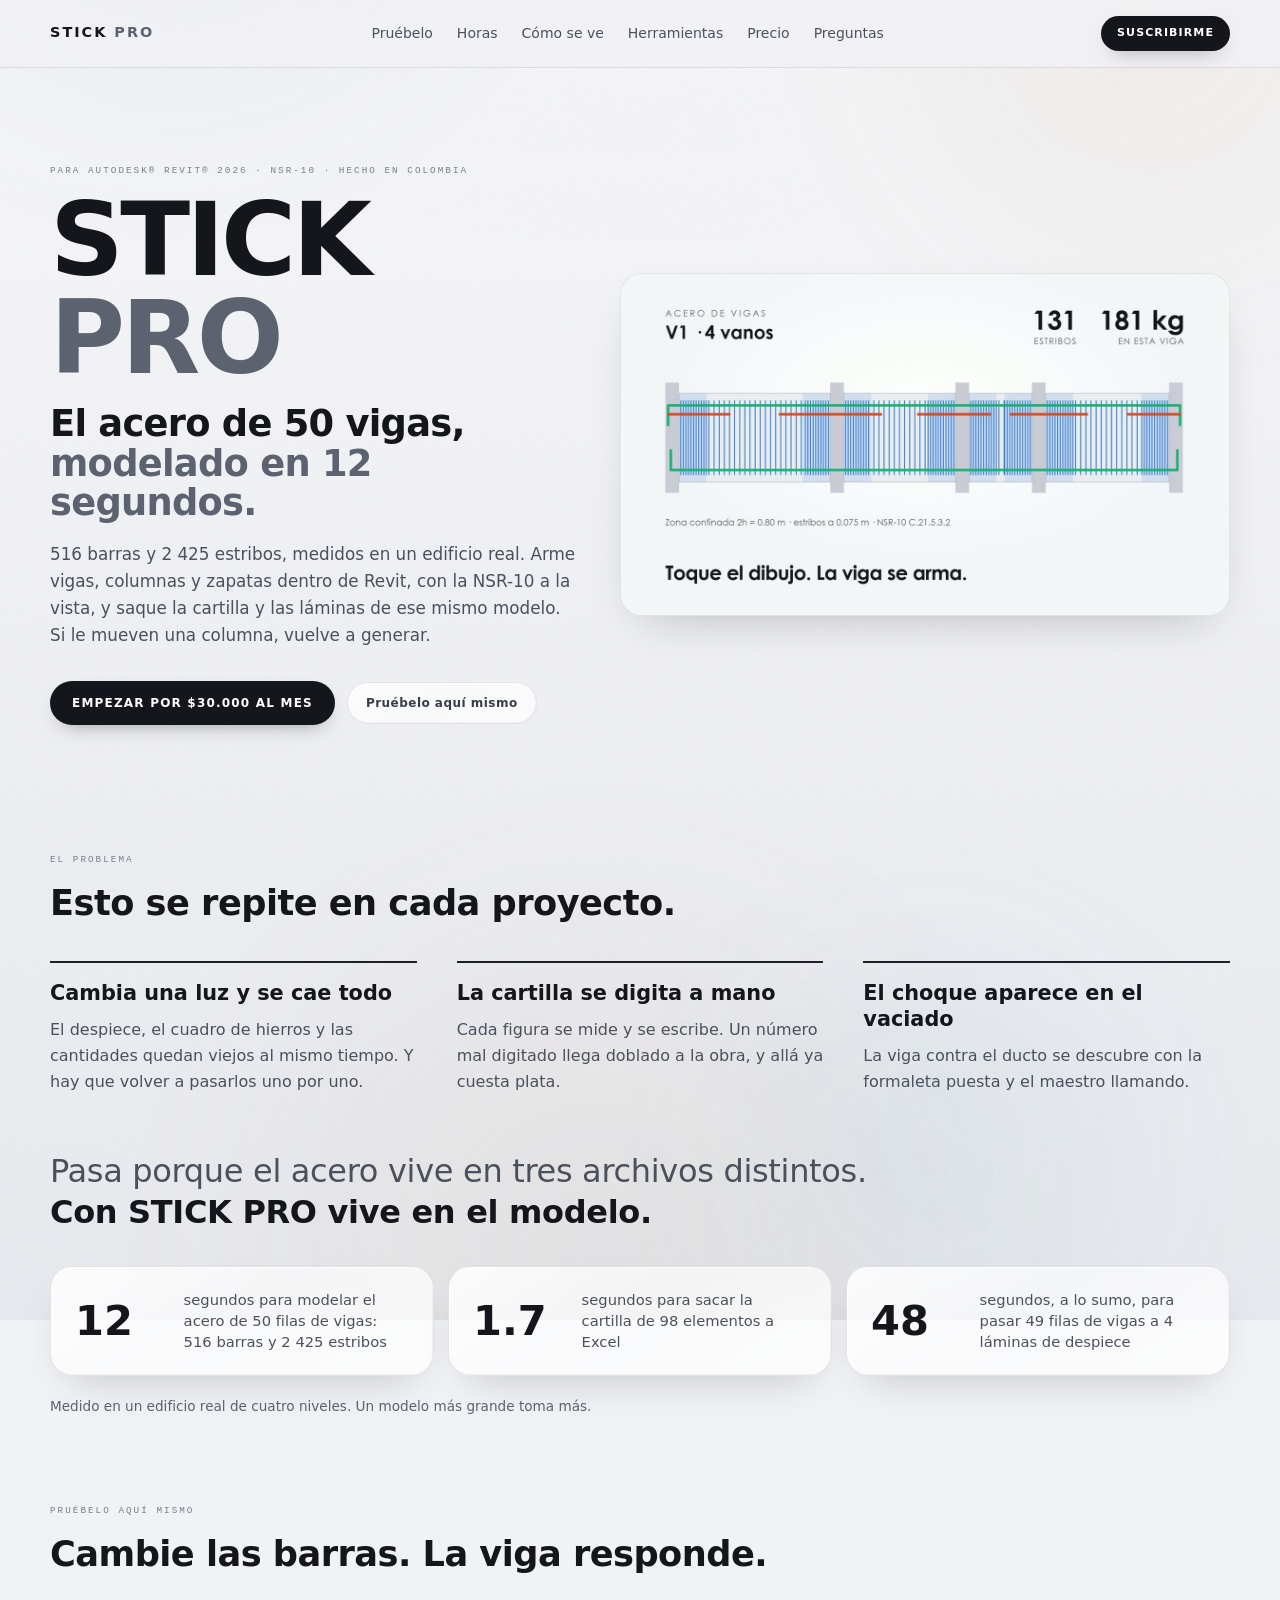
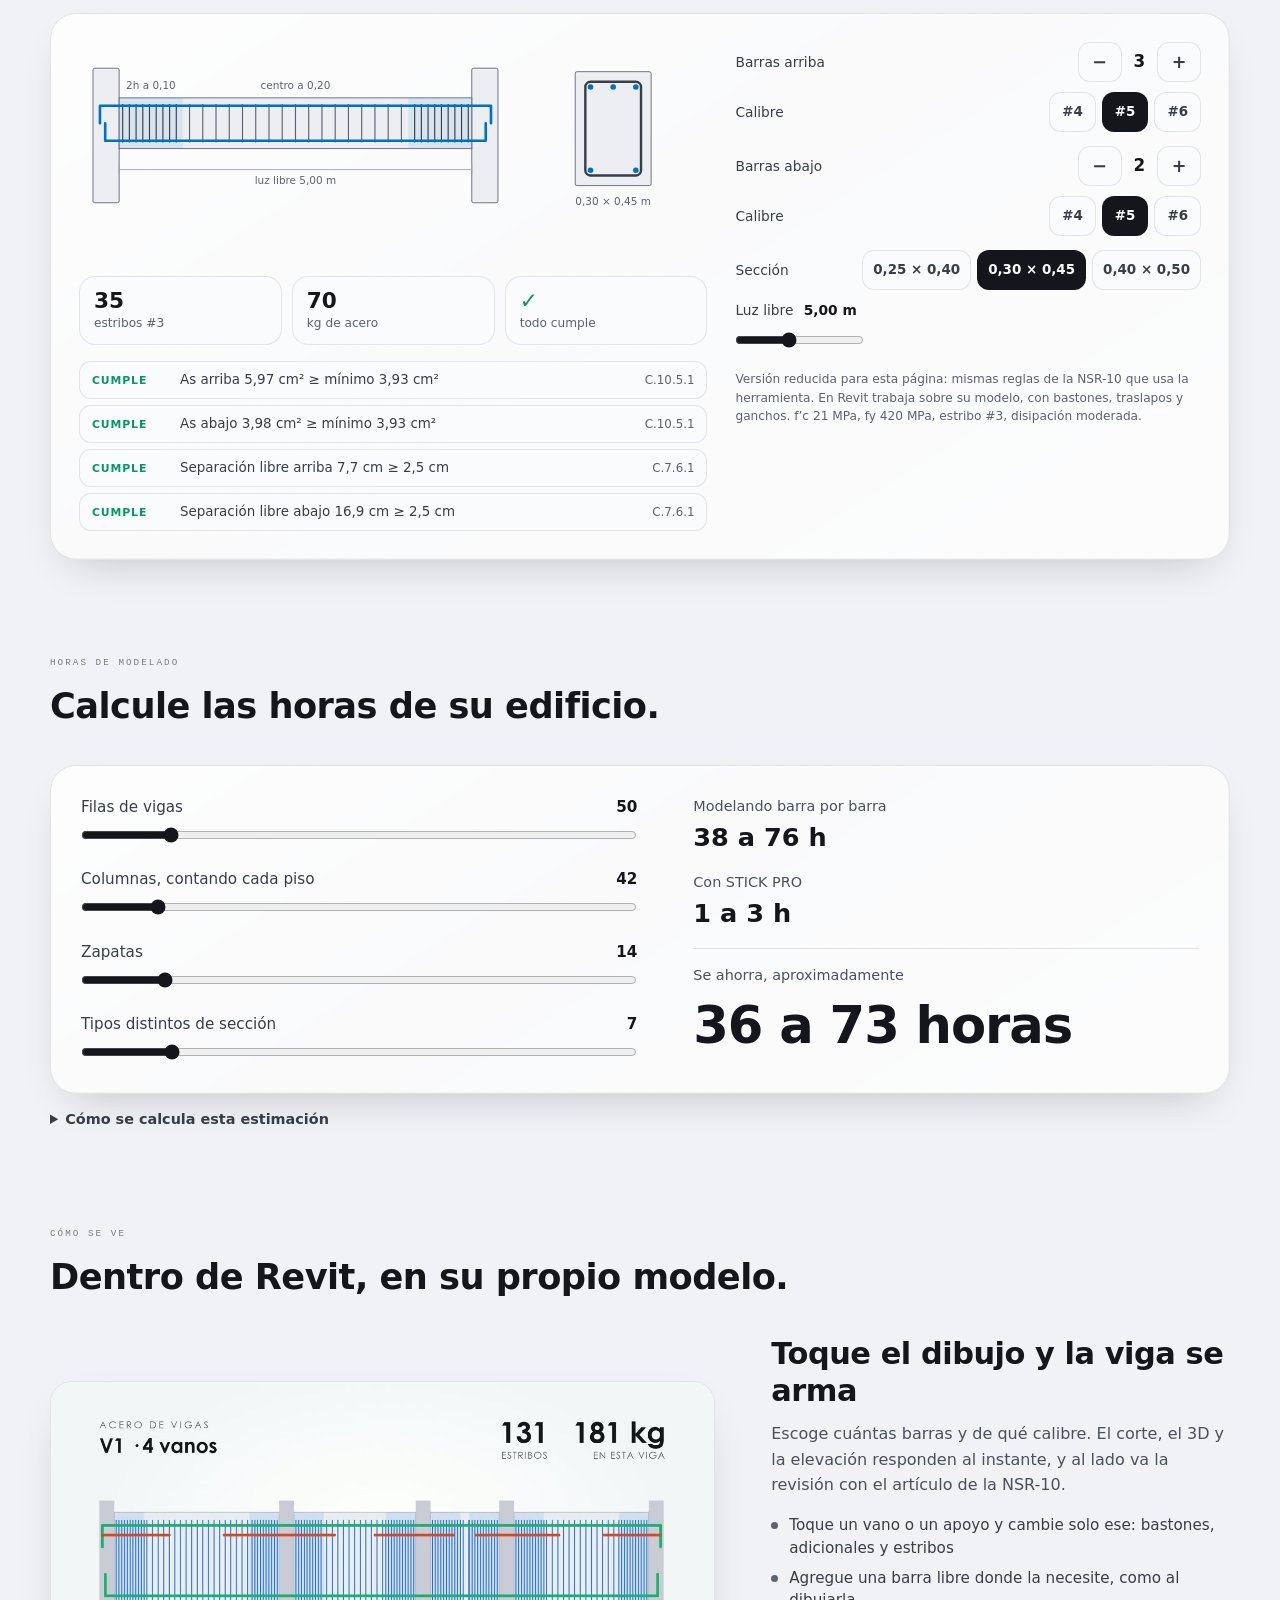
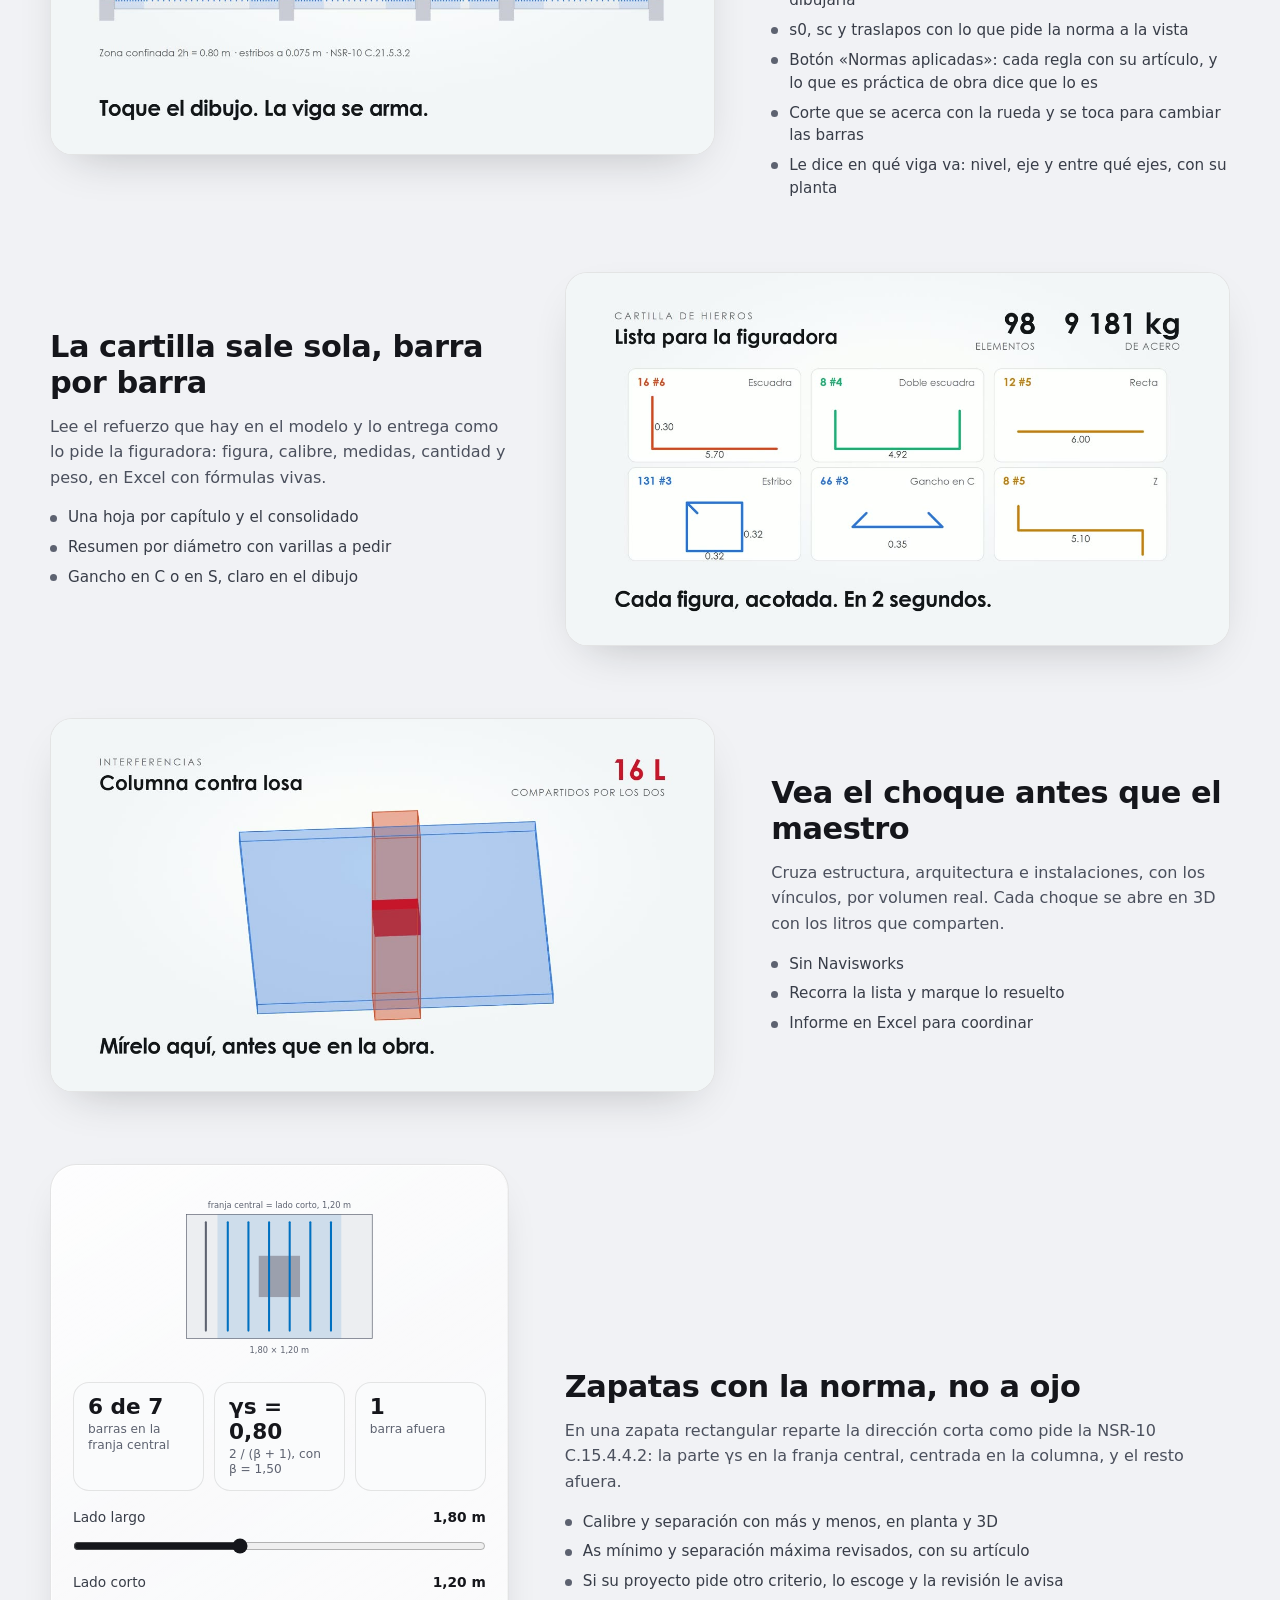
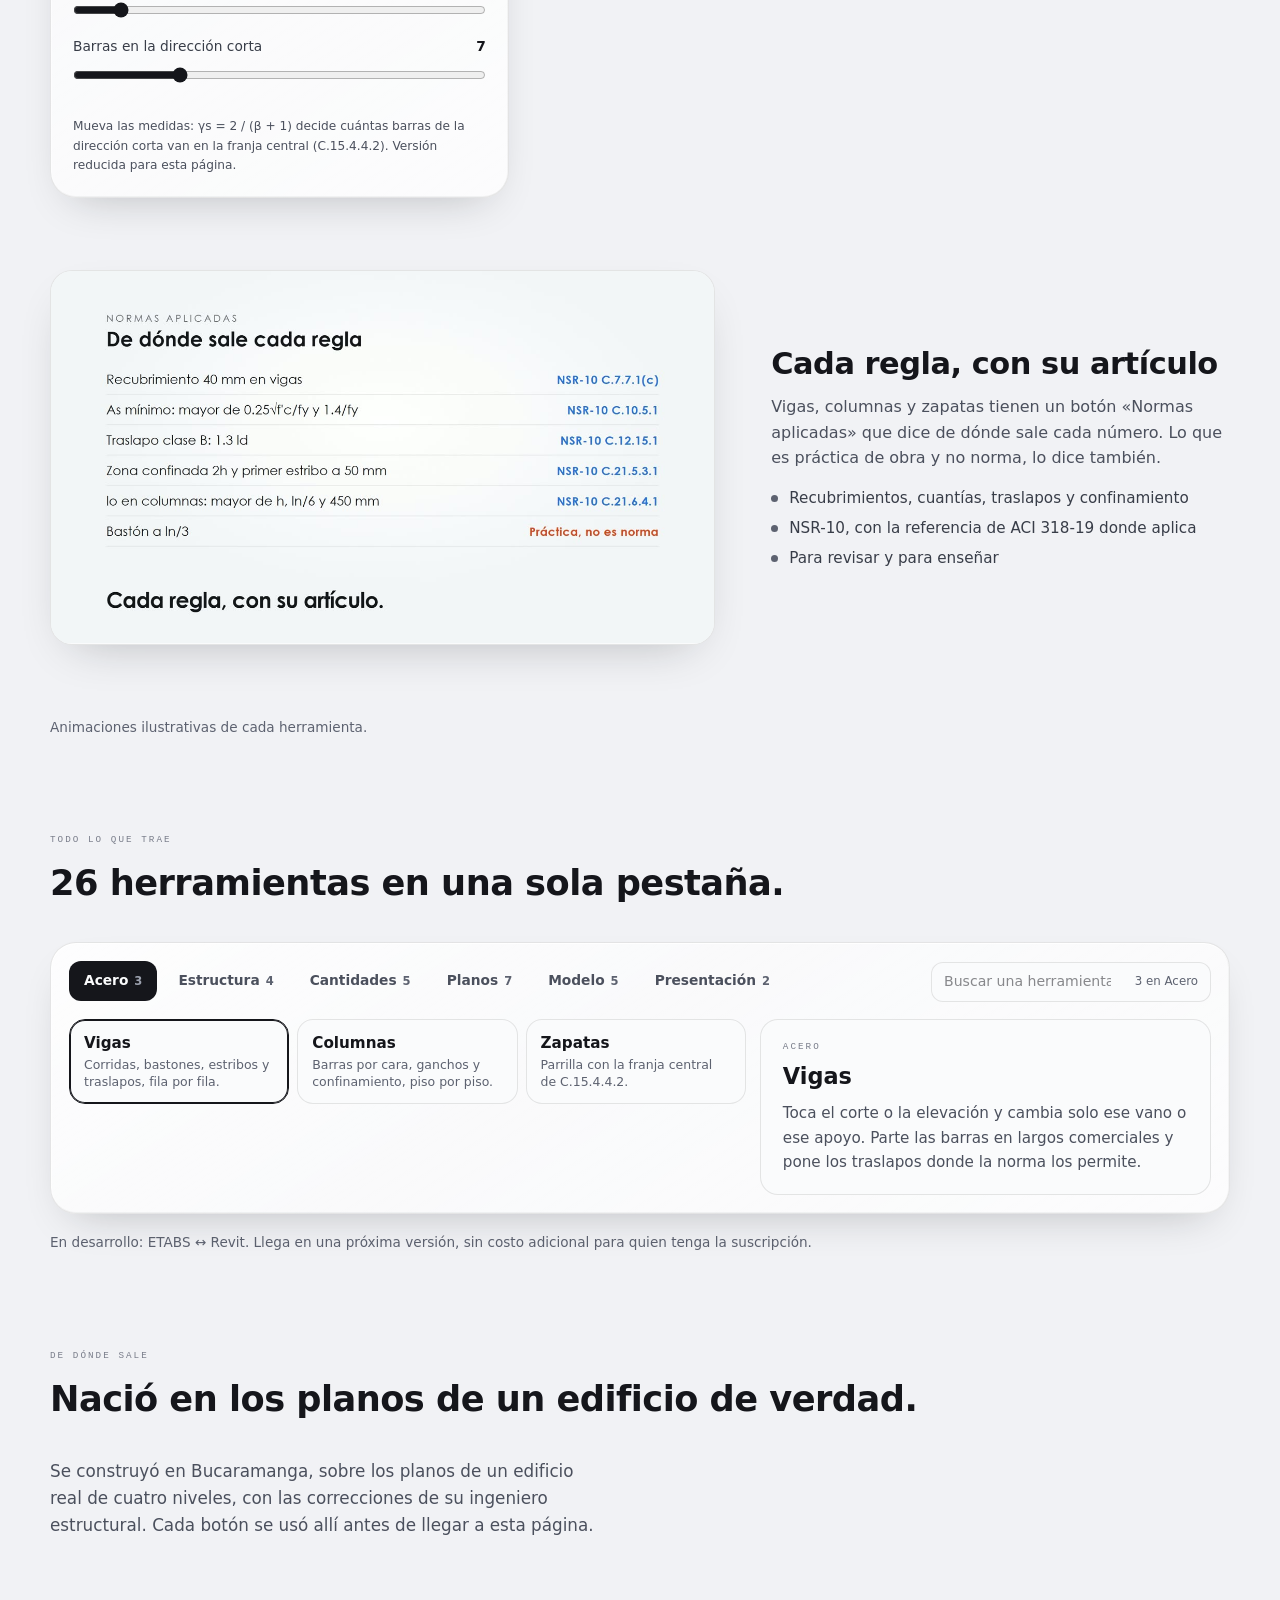
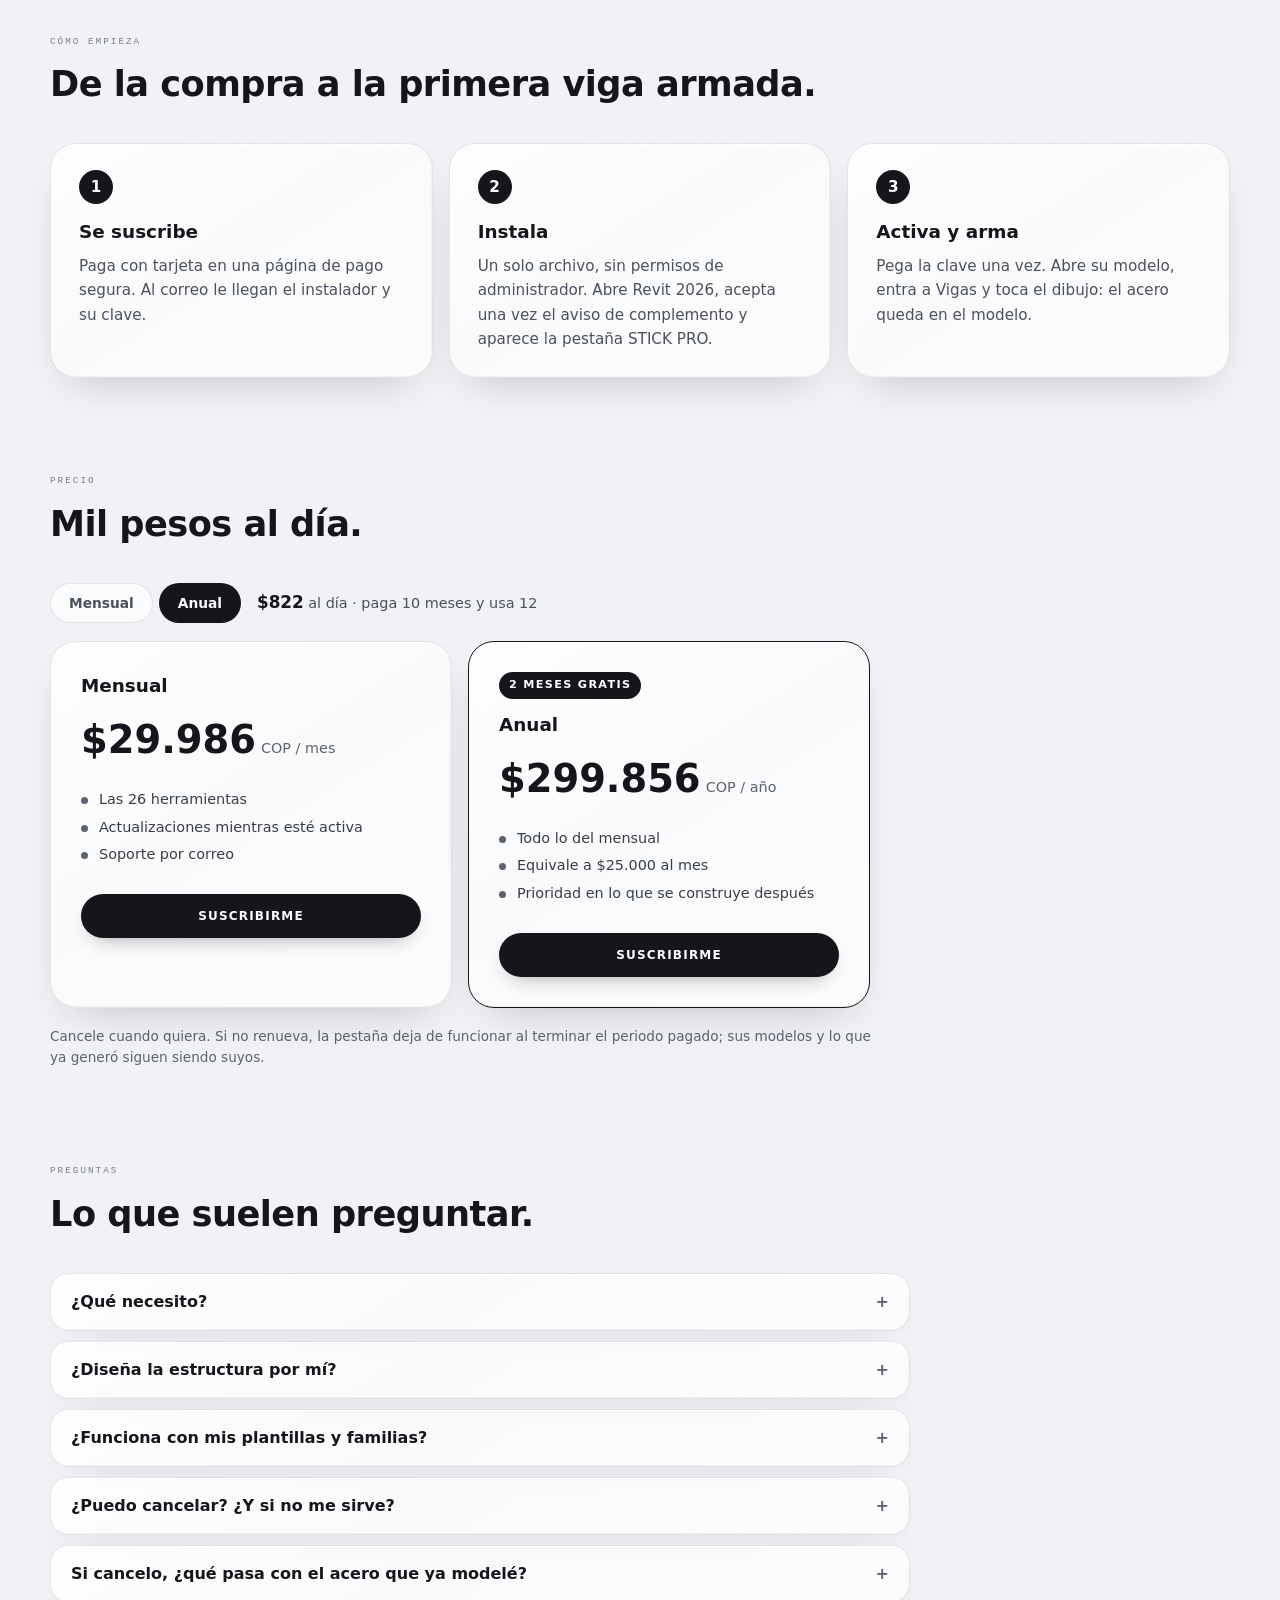
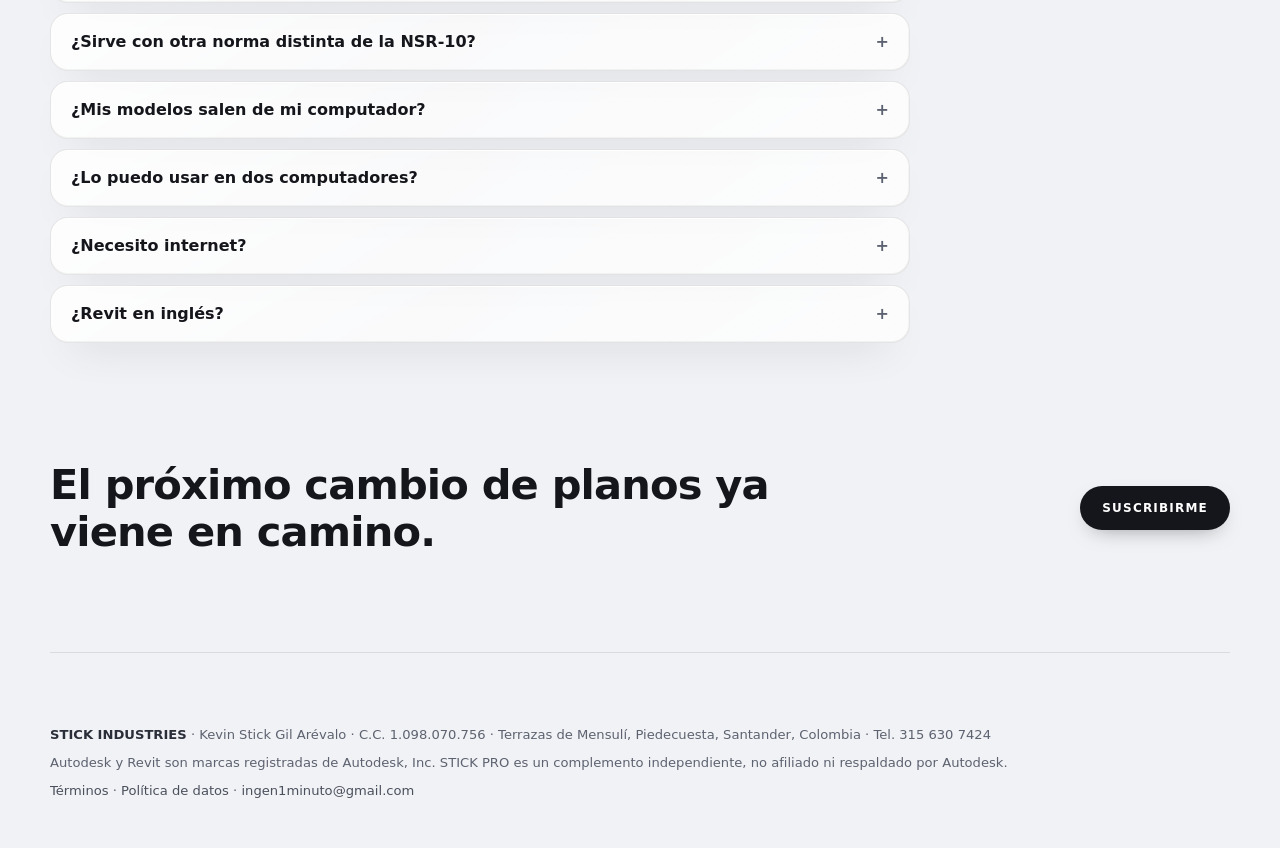
<file: index.html>
<!doctype html>
<html lang="es" class="light">
<head>
  <meta charset="utf-8" />
  <meta name="viewport" content="width=device-width, initial-scale=1" />
  <title>STICK PRO para Autodesk Revit · Acero, cartilla y láminas</title>
  <meta name="description" content="Arme el acero de vigas, columnas y zapatas dentro de Revit y saque la cartilla y las láminas de ese mismo modelo. Con NSR-10. Hecho en Colombia." />
  <meta name="theme-color" content="#f4f4f2" />
  <meta property="og:type" content="website" />
  <meta property="og:locale" content="es_CO" />
  <meta property="og:title" content="STICK PRO para Autodesk Revit" />
  <meta property="og:description" content="Acero de vigas, columnas y zapatas dentro de Revit, con la cartilla y las láminas del mismo modelo. Con NSR-10." />
  <meta property="og:image" content="./vid/vigas.jpg" />
  <link rel="icon" href="data:image/svg+xml,%3Csvg xmlns='http://www.w3.org/2000/svg' viewBox='0 0 32 32'%3E%3Crect width='32' height='32' rx='7' fill='%232b2b2b'/%3E%3Cpath d='M8 11h16M8 16h16M8 21h16' stroke='%23f4f4f2' stroke-width='2.4' stroke-linecap='round'/%3E%3C/svg%3E" />
  <script type="module" crossorigin src="./assets/index-QenmT5bF.js"></script>
  <link rel="stylesheet" crossorigin href="./assets/src-CKkmKyn2.css">
</head>
<body class="bg-fondo text-zinc-100 font-sans antialiased">
  <div class="campo" aria-hidden="true">
    <div class="masa m1"></div><div class="masa m2"></div><div class="masa m3"></div><div class="masa m4"></div>
    <div class="grano"></div>
  </div>

  <div class="avance" aria-hidden="true"></div>
  <div class="lienzo">
    <header class="cabecera">
      <div class="contenedor flex items-center justify-between gap-4 py-4">
        <a href="#inicio" class="marca">STICK <span>PRO</span></a>
        <nav id="menu" class="menu">
          <a href="#pruebe" class="enlace">Pruébelo</a>
          <a href="#horas" class="enlace">Horas</a>
          <a href="#demos" class="enlace">Cómo se ve</a>
          <a href="#herramientas" class="enlace">Herramientas</a>
          <a href="#precio" class="enlace">Precio</a>
          <a href="#preguntas" class="enlace">Preguntas</a>
        </nav>
        <div class="flex items-center gap-2">
          <a href="#precio" class="btn-primary">Suscribirme</a>
          <button type="button" class="menu-boton" aria-label="Menú" aria-controls="menu" aria-expanded="false"><span></span><span></span></button>
        </div>
      </div>
    </header>

    <main id="inicio">
      <section class="contenedor portada">
        <div class="entra">
          <p class="rotulo">Para Autodesk® Revit® 2026 · NSR-10 · Hecho en Colombia</p>
          <h1 class="marca-grande">STICK <span>PRO</span></h1>
          <p class="titular gancho">El acero de 50 vigas,<br /><em>modelado en 12 segundos.</em></p>
          <p class="bajada">516 barras y 2 425 estribos, medidos en un edificio real. Arme vigas, columnas y zapatas dentro de Revit, con la NSR-10 a la vista, y saque la cartilla y las láminas de ese mismo modelo. Si le mueven una columna, vuelve a generar.</p>
          <div class="flex flex-wrap items-center gap-3 mt-8">
            <a href="#precio" class="btn-primary">Empezar por $30.000 al mes</a>
            <a href="#pruebe" class="btn-secondary">Pruébelo aquí mismo</a>
          </div>
        </div>
        <figure class="video entra"><video data-loop poster="./vid/vigas.jpg" muted loop playsinline preload="none" aria-label="Una viga de cuatro vanos se arma con sus barras, estribos y bastones"><source src="./vid/vigas.mp4" type="video/mp4" /></video></figure>
      </section>

      <section id="problema" class="contenedor seccion">
        <p class="rotulo">El problema</p>
        <h2 class="subtitulo">Esto se repite en cada proyecto.</h2>
        <div class="dolores">
          <article class="dolor entra"><h3>Cambia una luz y se cae todo</h3><p>El despiece, el cuadro de hierros y las cantidades quedan viejos al mismo tiempo. Y hay que volver a pasarlos uno por uno.</p></article>
          <article class="dolor entra"><h3>La cartilla se digita a mano</h3><p>Cada figura se mide y se escribe. Un número mal digitado llega doblado a la obra, y allá ya cuesta plata.</p></article>
          <article class="dolor entra"><h3>El choque aparece en el vaciado</h3><p>La viga contra el ducto se descubre con la formaleta puesta y el maestro llamando.</p></article>
        </div>
        <p class="remate entra">Pasa porque el acero vive en tres archivos distintos.<br /><b>Con STICK PRO vive en el modelo.</b></p>
      </section>

      <section class="contenedor cifras entra">
        <div class="cifra vidrio"><b data-contar="12">12</b><span>segundos para modelar el acero de 50 filas de vigas: 516 barras y 2 425 estribos</span></div>
        <div class="cifra vidrio"><b>1.7</b><span>segundos para sacar la cartilla de 98 elementos a Excel</span></div>
        <div class="cifra vidrio"><b data-contar="48">48</b><span>segundos, a lo sumo, para pasar 49 filas de vigas a 4 láminas de despiece</span></div>
      </section>
      <p class="contenedor medido">Medido en un edificio real de cuatro niveles. Un modelo más grande toma más.</p>

      <section id="pruebe" class="contenedor seccion">
        <p class="rotulo">Pruébelo aquí mismo</p>
        <h2 class="subtitulo">Cambie las barras. La viga responde.</h2>
        <div id="viga-viva" class="viva viva-ancha vidrio entra">
          <div class="viva-izq">
            <div class="viva-dibujo"></div>
            <div class="viva-datos"></div>
            <ul class="viva-revision"></ul>
          </div>
          <div class="viva-der">
          <div class="viva-controles">
            <div>
              <div class="viva-fila"><span>Barras arriba</span><div class="pasos-n"><button type="button" data-paso="nSup:-1" aria-label="Quitar una barra">−</button><output data-v="nSup"></output><button type="button" data-paso="nSup:1" aria-label="Agregar una barra">+</button></div></div>
              <div class="viva-fila"><span>Calibre</span><div class="chips"><button type="button" class="chip" data-chip="bSup=#4">#4</button><button type="button" class="chip" data-chip="bSup=#5">#5</button><button type="button" class="chip" data-chip="bSup=#6">#6</button></div></div>
            </div>
            <div>
              <div class="viva-fila"><span>Barras abajo</span><div class="pasos-n"><button type="button" data-paso="nInf:-1" aria-label="Quitar una barra">−</button><output data-v="nInf"></output><button type="button" data-paso="nInf:1" aria-label="Agregar una barra">+</button></div></div>
              <div class="viva-fila"><span>Calibre</span><div class="chips"><button type="button" class="chip" data-chip="bInf=#4">#4</button><button type="button" class="chip" data-chip="bInf=#5">#5</button><button type="button" class="chip" data-chip="bInf=#6">#6</button></div></div>
            </div>
            <div class="viva-ancho">
              <div class="viva-fila"><span>Sección</span><div class="chips viva-secciones"></div></div>
              <label class="viva-fila viva-luz"><span>Luz libre <output data-v="ln"></output></span><input type="range" min="3" max="8" step="0.1" value="5" aria-label="Luz libre en metros" /></label>
            </div>
          </div>
          <p class="viva-nota">Versión reducida para esta página: mismas reglas de la NSR-10 que usa la herramienta. En Revit trabaja sobre su modelo, con bastones, traslapos y ganchos. f’c 21 MPa, fy 420 MPa, estribo #3, disipación moderada.</p>
          </div>
        </div>
      </section>

      <section id="horas" class="contenedor seccion">
        <p class="rotulo">Horas de modelado</p>
        <h2 class="subtitulo">Calcule las horas de su edificio.</h2>
        <div class="calc vidrio entra">
          <div class="calc-datos">
            <label>Filas de vigas <output id="o-v">50</output><input id="c-v" type="range" min="5" max="300" step="5" value="50" /></label>
            <label>Columnas, contando cada piso <output id="o-c">42</output><input id="c-c" type="range" min="4" max="300" step="2" value="42" /></label>
            <label>Zapatas <output id="o-z">14</output><input id="c-z" type="range" min="0" max="100" step="1" value="14" /></label>
            <label>Tipos distintos de sección <output id="o-t">7</output><input id="c-t" type="range" min="1" max="40" step="1" value="7" /></label>
          </div>
          <div class="calc-res">
            <div><span>Modelando barra por barra</span><b id="r-m">37 a 75 h</b></div>
            <div><span>Con STICK PRO</span><b id="r-s">1 a 3 h</b></div>
            <div class="calc-ahorro"><span>Se ahorra, aproximadamente</span><b id="r-a">35 a 70 horas</b></div>
          </div>
        </div>
        <details class="supuestos"><summary>Cómo se calcula esta estimación</summary>
          <p>Solo el modelado del acero, sin cálculo estructural. <b>A mano:</b> 30 a 60 minutos por fila de viga y 15 a 30 por columna, cifras publicadas por un fabricante de complementos para Revit, y 10 a 20 minutos por zapata, supuesto nuestro. <b>Con STICK PRO:</b> 5 a 10 minutos por tipo para escoger las barras y 1 a 2 minutos por fila para revisarla; la máquina tarda segundos. Es una estimación, no una medición: su resultado depende del proyecto y de su experiencia.</p>
        </details>
      </section>

      <section id="demos" class="contenedor seccion">
        <p class="rotulo">Cómo se ve</p>
        <h2 class="subtitulo">Dentro de Revit, en su propio modelo.</h2>

        <article class="demo entra">
          <figure class="video"><video data-loop poster="./vid/vigas.jpg" muted loop playsinline preload="none" aria-label="Viga armándose"><source src="./vid/vigas.mp4" type="video/mp4" /></video></figure>
          <div>
            <h3>Toque el dibujo y la viga se arma</h3>
            <p>Escoge cuántas barras y de qué calibre. El corte, el 3D y la elevación responden al instante, y al lado va la revisión con el artículo de la NSR-10.</p>
            <ul><li>Toque un vano o un apoyo y cambie solo ese: bastones, adicionales y estribos</li><li>Agregue una barra libre donde la necesite, como al dibujarla</li><li>s0, sc y traslapos con lo que pide la norma a la vista</li><li>Botón «Normas aplicadas»: cada regla con su artículo, y lo que es práctica de obra dice que lo es</li><li>Corte que se acerca con la rueda y se toca para cambiar las barras</li><li>Le dice en qué viga va: nivel, eje y entre qué ejes, con su planta</li></ul>
          </div>
        </article>

        <article class="demo demo-inv entra">
          <figure class="video"><video data-loop poster="./vid/cartilla.jpg" muted loop playsinline preload="none" aria-label="Figuras de la cartilla dibujándose con sus medidas"><source src="./vid/cartilla.mp4" type="video/mp4" /></video></figure>
          <div>
            <h3>La cartilla sale sola, barra por barra</h3>
            <p>Lee el refuerzo que hay en el modelo y lo entrega como lo pide la figuradora: figura, calibre, medidas, cantidad y peso, en Excel con fórmulas vivas.</p>
            <ul><li>Una hoja por capítulo y el consolidado</li><li>Resumen por diámetro con varillas a pedir</li><li>Gancho en C o en S, claro en el dibujo</li></ul>
          </div>
        </article>

        <article class="demo entra">
          <figure class="video"><video data-loop poster="./vid/choque.jpg" muted loop playsinline preload="none" aria-label="Columna que atraviesa una losa con el volumen compartido en rojo"><source src="./vid/choque.mp4" type="video/mp4" /></video></figure>
          <div>
            <h3>Vea el choque antes que el maestro</h3>
            <p>Cruza estructura, arquitectura e instalaciones, con los vínculos, por volumen real. Cada choque se abre en 3D con los litros que comparten.</p>
            <ul><li>Sin Navisworks</li><li>Recorra la lista y marque lo resuelto</li><li>Informe en Excel para coordinar</li></ul>
          </div>
        </article>
        <article class="demo demo-inv entra">
          <div id="zapata-viva" class="viva vidrio">
            <div class="zap-dibujo"></div>
            <div class="zap-res viva-datos"></div>
            <div class="zap-controles">
              <label><span>Lado largo <output data-k="largo"></output></span><input type="range" data-k="largo" min="1.0" max="3.0" step="0.1" value="1.8" /></label>
              <label><span>Lado corto <output data-k="corto"></output></span><input type="range" data-k="corto" min="1.0" max="3.0" step="0.1" value="1.2" /></label>
              <label><span>Barras en la dirección corta <output data-k="n"></output></span><input type="range" data-k="n" min="4" max="16" step="1" value="7" /></label>
            </div>
            <p class="viva-nota">Mueva las medidas: γs = 2 / (β + 1) decide cuántas barras de la dirección corta van en la franja central (C.15.4.4.2). Versión reducida para esta página.</p>
          </div>
          <div>
            <h3>Zapatas con la norma, no a ojo</h3>
            <p>En una zapata rectangular reparte la dirección corta como pide la NSR-10 C.15.4.4.2: la parte γs en la franja central, centrada en la columna, y el resto afuera.</p>
            <ul><li>Calibre y separación con más y menos, en planta y 3D</li><li>As mínimo y separación máxima revisados, con su artículo</li><li>Si su proyecto pide otro criterio, lo escoge y la revisión le avisa</li></ul>
          </div>
        </article>

        <article class="demo entra">
          <figure class="video"><video data-loop poster="./vid/normas.jpg" muted loop playsinline preload="none" aria-label="Lista de reglas con su artículo de la NSR-10 y una marcada como práctica de obra"><source src="./vid/normas.mp4" type="video/mp4" /></video></figure>
          <div>
            <h3>Cada regla, con su artículo</h3>
            <p>Vigas, columnas y zapatas tienen un botón «Normas aplicadas» que dice de dónde sale cada número. Lo que es práctica de obra y no norma, lo dice también.</p>
            <ul><li>Recubrimientos, cuantías, traslapos y confinamiento</li><li>NSR-10, con la referencia de ACI 318-19 donde aplica</li><li>Para revisar y para enseñar</li></ul>
          </div>
        </article>
        <p class="medido">Animaciones ilustrativas de cada herramienta.</p>
      </section>

      <section id="herramientas" class="contenedor seccion">
        <p class="rotulo">Todo lo que trae</p>
        <h2 class="subtitulo">26 herramientas en una sola pestaña.</h2>
        <div id="cinta" class="cinta vidrio entra">
          <div class="cinta-cabeza">
            <div class="cinta-paneles" role="tablist" aria-label="Paneles de la pestaña"></div>
            <label class="cinta-busca"><input type="search" class="cinta-buscar" placeholder="Buscar una herramienta" aria-label="Buscar una herramienta" /><span class="cinta-cuenta"></span></label>
          </div>
          <div class="cinta-cuerpo">
            <div class="cinta-botones"></div>
            <div class="cinta-ficha" aria-live="polite"></div>
          </div>
        </div>
        <p class="nota">En desarrollo: ETABS ↔ Revit. Llega en una próxima versión, sin costo adicional para quien tenga la suscripción.</p>
      </section>

      <section class="contenedor seccion origen entra">
        <p class="rotulo">De dónde sale</p>
        <h2 class="subtitulo">Nació en los planos de un edificio de verdad.</h2>
        <p class="bajada">Se construyó en Bucaramanga, sobre los planos de un edificio real de cuatro niveles, con las correcciones de su ingeniero estructural. Cada botón se usó allí antes de llegar a esta página.</p>
      </section>

      <section id="empezar" class="contenedor seccion">
        <p class="rotulo">Cómo empieza</p>
        <h2 class="subtitulo">De la compra a la primera viga armada.</h2>
        <ol class="pasos">
          <li class="vidrio entra"><b>1</b><h3>Se suscribe</h3><p>Paga con tarjeta en una página de pago segura. Al correo le llegan el instalador y su clave.</p></li>
          <li class="vidrio entra"><b>2</b><h3>Instala</h3><p>Un solo archivo, sin permisos de administrador. Abre Revit 2026, acepta una vez el aviso de complemento y aparece la pestaña STICK PRO.</p></li>
          <li class="vidrio entra"><b>3</b><h3>Activa y arma</h3><p>Pega la clave una vez. Abre su modelo, entra a Vigas y toca el dibujo: el acero queda en el modelo.</p></li>
        </ol>
      </section>

      <section id="precio" class="contenedor seccion">
        <p class="rotulo">Precio</p>
        <h2 class="subtitulo">Mil pesos al día.</h2>
        <div class="ciclo" role="group" aria-label="Forma de pago">
          <button type="button" data-ciclo="mensual">Mensual</button>
          <button type="button" data-ciclo="anual">Anual</button>
          <span class="precio-dia"></span>
        </div>
        <div class="planes">
          <div class="plan vidrio entra" data-plan="mensual">
            <h3>Mensual</h3>
            <p class="valor"><b data-pesos="30000">$30.000</b> <span>COP / mes</span></p>
            <ul><li>Las 26 herramientas</li><li>Actualizaciones mientras esté activa</li><li>Soporte por correo</li></ul>
            <a href="#" class="btn-primary w-full text-center comprar" data-plan="mensual">Suscribirme</a>
          </div>
          <div class="plan plan-destacado vidrio entra" data-plan="anual">
            <span class="etiqueta">2 meses gratis</span>
            <h3>Anual</h3>
            <p class="valor"><b data-pesos="300000">$300.000</b> <span>COP / año</span></p>
            <ul><li>Todo lo del mensual</li><li>Equivale a $25.000 al mes</li><li>Prioridad en lo que se construye después</li></ul>
            <a href="#" class="btn-primary w-full text-center comprar" data-plan="anual">Suscribirme</a>
          </div>
        </div>
        <p class="nota">Cancele cuando quiera. Si no renueva, la pestaña deja de funcionar al terminar el periodo pagado; sus modelos y lo que ya generó siguen siendo suyos.</p>
      </section>

      <section id="preguntas" class="contenedor seccion">
        <p class="rotulo">Preguntas</p>
        <h2 class="subtitulo">Lo que suelen preguntar.</h2>
        <div class="preguntas">
          <details class="vidrio"><summary>¿Qué necesito?</summary><p>Windows y Revit 2026 en español. El instalador pone todo lo demás. Al abrir Revit por primera vez, verá un aviso de seguridad de complemento: elija cargarlo.</p></details>
          <details class="vidrio"><summary>¿Diseña la estructura por mí?</summary><p>No. Arranca con el mínimo de la NSR-10 y revisa cuantías, separaciones y traslapos, pero las barras las decide el ingeniero. La firma sigue siendo suya.</p></details>
          <details class="vidrio"><summary>¿Funciona con mis plantillas y familias?</summary><p>Sí. Lee las vigas, columnas y zapatas que ya tiene modeladas, con sus tipos y materiales.</p></details>
          <details class="vidrio"><summary>¿Puedo cancelar? ¿Y si no me sirve?</summary><p>Cancela cuando quiera, desde el enlace de su recibo. Si no le sirve, le devolvemos el dinero dentro de los 5 días hábiles siguientes a la compra.</p></details>
          <details class="vidrio"><summary>Si cancelo, ¿qué pasa con el acero que ya modelé?</summary><p>Se queda. Lo que STICK PRO crea son barras, vistas, cotas y tablas propias de Revit: siguen en su modelo y se editan con Revit aunque la pestaña ya no esté.</p></details>
          <details class="vidrio"><summary>¿Sirve con otra norma distinta de la NSR-10?</summary><p>Las reglas y las citas son de la NSR-10, con la referencia de ACI 318-19 donde aplica. Recubrimientos, separaciones, traslapos y ganchos se pueden escribir a mano, pero la revisión siempre compara contra la NSR-10.</p></details>
          <details class="vidrio"><summary>¿Mis modelos salen de mi computador?</summary><p>No. Todo se hace en su equipo. Para la licencia solo se comprueba su clave.</p></details>
          <details class="vidrio"><summary>¿Lo puedo usar en dos computadores?</summary><p>Una suscripción es para una persona. La clave admite dos activaciones, para que pueda cambiar de computador sin escribirnos.</p></details>
          <details class="vidrio"><summary>¿Necesito internet?</summary><p>Una vez, para activar la clave. Después puede trabajar hasta 7 días sin conexión antes de que la herramienta pida confirmarla.</p></details>
          <details class="vidrio"><summary>¿Revit en inglés?</summary><p>Hoy está probado en Revit 2026 en español. Otros idiomas no están garantizados todavía.</p></details>
        </div>
      </section>

      <section class="contenedor cierre entra">
        <h2>El próximo cambio de planos ya viene en camino.</h2>
        <a href="#precio" class="btn-primary">Suscribirme</a>
      </section>
    </main>

    <footer class="contenedor pie">
      <p><b>STICK INDUSTRIES</b> · Kevin Stick Gil Arévalo · C.C. 1.098.070.756 · Terrazas de Mensulí, Piedecuesta, Santander, Colombia · Tel. 315 630 7424</p>
      <p>Autodesk y Revit son marcas registradas de Autodesk, Inc. STICK PRO es un complemento independiente, no afiliado ni respaldado por Autodesk.</p>
      <p><a href="./terminos.html" class="enlace">Términos</a> · <a href="./privacidad.html" class="enlace">Política de datos</a> · <a href="mailto:ingen1minuto@gmail.com" class="enlace">ingen1minuto@gmail.com</a></p>
    </footer>
  </div>

</body>
</html>
</file>
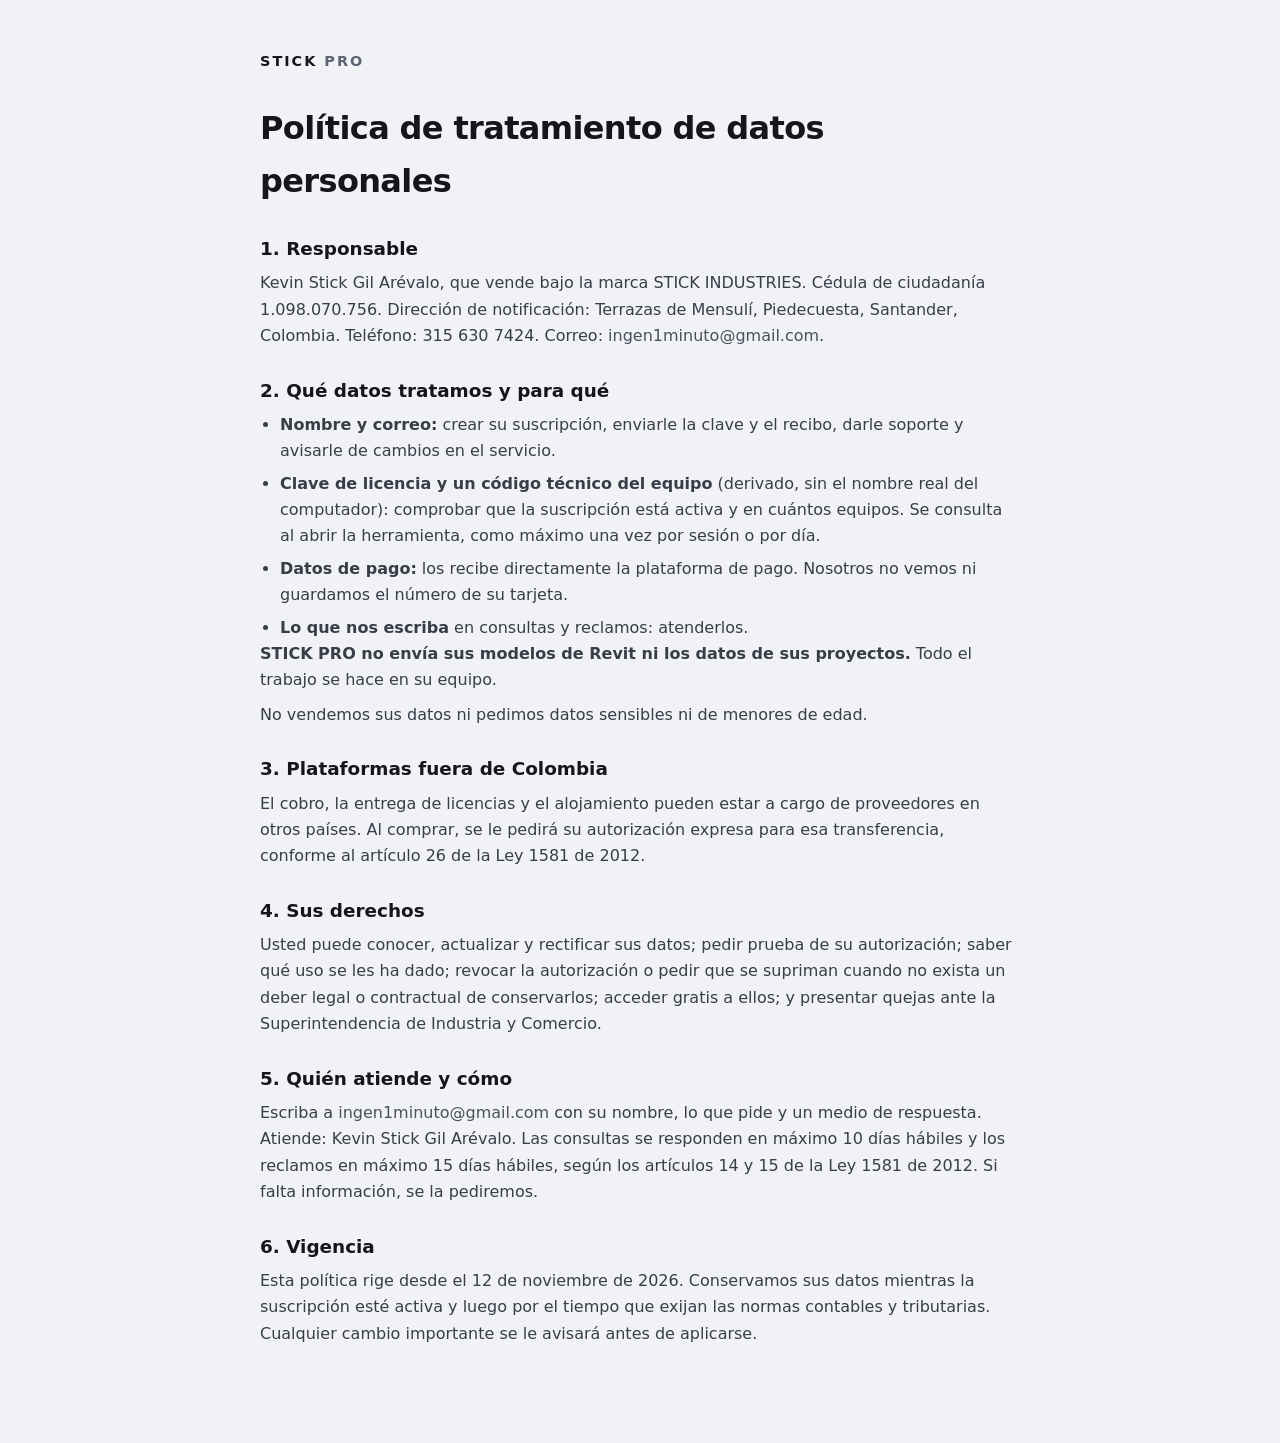
<file: privacidad.html>
<!doctype html>
<html lang="es" class="light">
<head>
  <meta charset="utf-8" />
  <meta name="viewport" content="width=device-width, initial-scale=1" />
  <title>Política de datos · STICK PRO</title>
  <link rel="stylesheet" crossorigin href="./assets/src-CKkmKyn2.css">
</head>
<body class="bg-fondo text-zinc-100 font-sans antialiased">
  <main class="contenedor legal">
    <a href="./index.html" class="marca">STICK <span>PRO</span></a>
    <h1>Política de tratamiento de datos personales</h1>

    <h2>1. Responsable</h2>
    <p>Kevin Stick Gil Arévalo, que vende bajo la marca STICK INDUSTRIES. Cédula de ciudadanía 1.098.070.756. Dirección de notificación: Terrazas de Mensulí, Piedecuesta, Santander, Colombia. Teléfono: 315 630 7424. Correo: <a href="mailto:ingen1minuto@gmail.com" class="enlace">ingen1minuto@gmail.com</a>.</p>

    <h2>2. Qué datos tratamos y para qué</h2>
    <ul>
      <li><b>Nombre y correo:</b> crear su suscripción, enviarle la clave y el recibo, darle soporte y avisarle de cambios en el servicio.</li>
      <li><b>Clave de licencia y un código técnico del equipo</b> (derivado, sin el nombre real del computador): comprobar que la suscripción está activa y en cuántos equipos. Se consulta al abrir la herramienta, como máximo una vez por sesión o por día.</li>
      <li><b>Datos de pago:</b> los recibe directamente la plataforma de pago. Nosotros no vemos ni guardamos el número de su tarjeta.</li>
      <li><b>Lo que nos escriba</b> en consultas y reclamos: atenderlos.</li>
    </ul>
    <p><b>STICK PRO no envía sus modelos de Revit ni los datos de sus proyectos.</b> Todo el trabajo se hace en su equipo.</p>
    <p>No vendemos sus datos ni pedimos datos sensibles ni de menores de edad.</p>

    <h2>3. Plataformas fuera de Colombia</h2>
    <p>El cobro, la entrega de licencias y el alojamiento pueden estar a cargo de proveedores en otros países. Al comprar, se le pedirá su autorización expresa para esa transferencia, conforme al artículo 26 de la Ley 1581 de 2012.</p>

    <h2>4. Sus derechos</h2>
    <p>Usted puede conocer, actualizar y rectificar sus datos; pedir prueba de su autorización; saber qué uso se les ha dado; revocar la autorización o pedir que se supriman cuando no exista un deber legal o contractual de conservarlos; acceder gratis a ellos; y presentar quejas ante la Superintendencia de Industria y Comercio.</p>

    <h2>5. Quién atiende y cómo</h2>
    <p>Escriba a <a href="mailto:ingen1minuto@gmail.com" class="enlace">ingen1minuto@gmail.com</a> con su nombre, lo que pide y un medio de respuesta. Atiende: Kevin Stick Gil Arévalo. Las consultas se responden en máximo 10 días hábiles y los reclamos en máximo 15 días hábiles, según los artículos 14 y 15 de la Ley 1581 de 2012. Si falta información, se la pediremos.</p>

    <h2>6. Vigencia</h2>
    <p>Esta política rige desde el 12 de noviembre de 2026. Conservamos sus datos mientras la suscripción esté activa y luego por el tiempo que exijan las normas contables y tributarias. Cualquier cambio importante se le avisará antes de aplicarse.</p>
  </main>
</body>
</html>
</file>
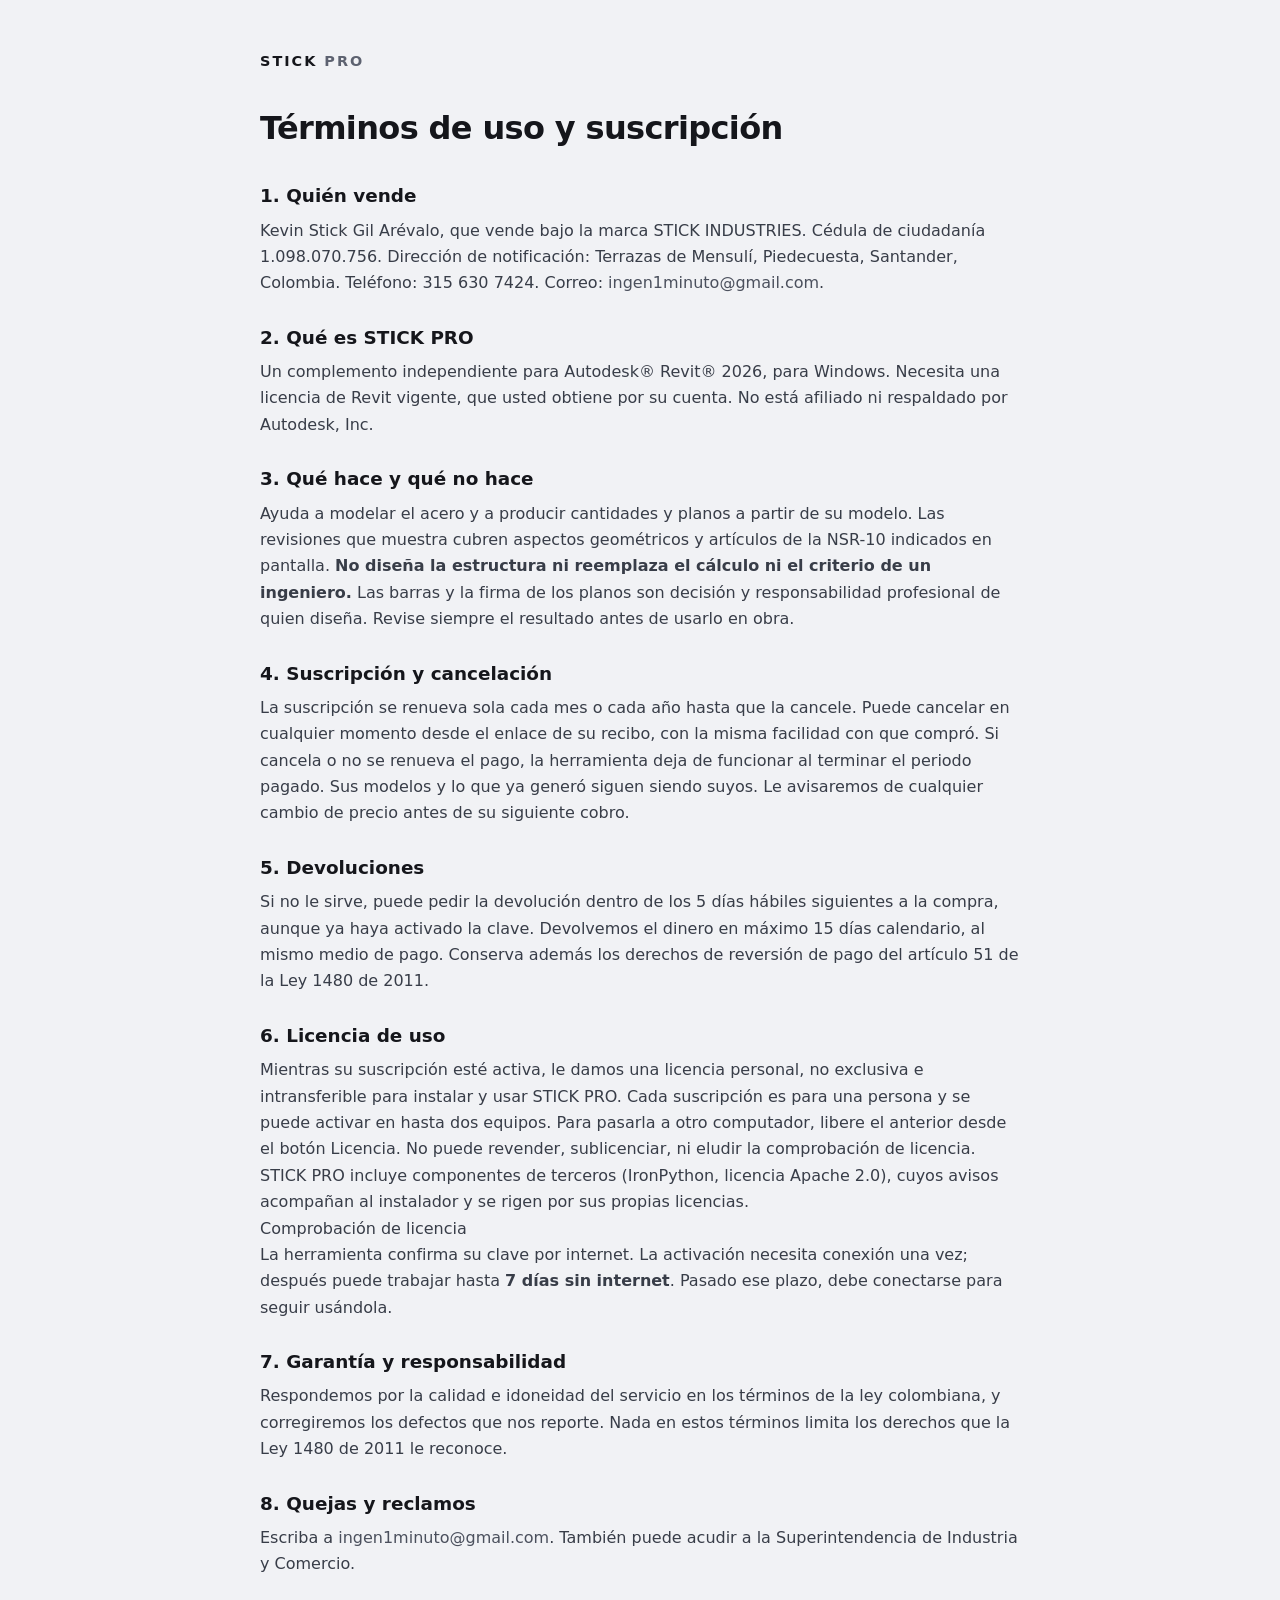
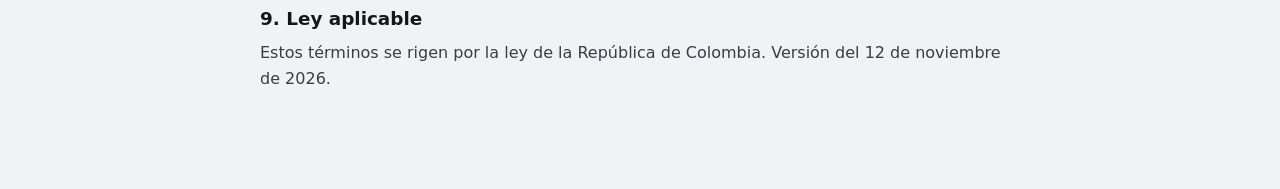
<file: terminos.html>
<!doctype html>
<html lang="es" class="light">
<head>
  <meta charset="utf-8" />
  <meta name="viewport" content="width=device-width, initial-scale=1" />
  <title>Términos de uso · STICK PRO</title>
  <link rel="stylesheet" crossorigin href="./assets/src-CKkmKyn2.css">
</head>
<body class="bg-fondo text-zinc-100 font-sans antialiased">
  <main class="contenedor legal">
    <a href="./index.html" class="marca">STICK <span>PRO</span></a>
    <h1>Términos de uso y suscripción</h1>

    <h2>1. Quién vende</h2>
    <p>Kevin Stick Gil Arévalo, que vende bajo la marca STICK INDUSTRIES. Cédula de ciudadanía 1.098.070.756. Dirección de notificación: Terrazas de Mensulí, Piedecuesta, Santander, Colombia. Teléfono: 315 630 7424. Correo: <a href="mailto:ingen1minuto@gmail.com" class="enlace">ingen1minuto@gmail.com</a>.</p>

    <h2>2. Qué es STICK PRO</h2>
    <p>Un complemento independiente para Autodesk® Revit® 2026, para Windows. Necesita una licencia de Revit vigente, que usted obtiene por su cuenta. No está afiliado ni respaldado por Autodesk, Inc.</p>

    <h2>3. Qué hace y qué no hace</h2>
    <p>Ayuda a modelar el acero y a producir cantidades y planos a partir de su modelo. Las revisiones que muestra cubren aspectos geométricos y artículos de la NSR-10 indicados en pantalla. <b>No diseña la estructura ni reemplaza el cálculo ni el criterio de un ingeniero.</b> Las barras y la firma de los planos son decisión y responsabilidad profesional de quien diseña. Revise siempre el resultado antes de usarlo en obra.</p>

    <h2>4. Suscripción y cancelación</h2>
    <p>La suscripción se renueva sola cada mes o cada año hasta que la cancele. Puede cancelar en cualquier momento desde el enlace de su recibo, con la misma facilidad con que compró. Si cancela o no se renueva el pago, la herramienta deja de funcionar al terminar el periodo pagado. Sus modelos y lo que ya generó siguen siendo suyos. Le avisaremos de cualquier cambio de precio antes de su siguiente cobro.</p>

    <h2>5. Devoluciones</h2>
    <p>Si no le sirve, puede pedir la devolución dentro de los 5 días hábiles siguientes a la compra, aunque ya haya activado la clave. Devolvemos el dinero en máximo 15 días calendario, al mismo medio de pago. Conserva además los derechos de reversión de pago del artículo 51 de la Ley 1480 de 2011.</p>

    <h2>6. Licencia de uso</h2>
    <p>Mientras su suscripción esté activa, le damos una licencia personal, no exclusiva e intransferible para instalar y usar STICK PRO. Cada suscripción es para una persona y se puede activar en hasta dos equipos. Para pasarla a otro computador, libere el anterior desde el botón Licencia. No puede revender, sublicenciar, ni eludir la comprobación de licencia. STICK PRO incluye componentes de terceros (IronPython, licencia Apache 2.0), cuyos avisos acompañan al instalador y se rigen por sus propias licencias.</p>
    <h3>Comprobación de licencia</h3>
    <p>La herramienta confirma su clave por internet. La activación necesita conexión una vez; después puede trabajar hasta <b>7 días sin internet</b>. Pasado ese plazo, debe conectarse para seguir usándola.</p>

    <h2>7. Garantía y responsabilidad</h2>
    <p>Respondemos por la calidad e idoneidad del servicio en los términos de la ley colombiana, y corregiremos los defectos que nos reporte. Nada en estos términos limita los derechos que la Ley 1480 de 2011 le reconoce.</p>

    <h2>8. Quejas y reclamos</h2>
    <p>Escriba a <a href="mailto:ingen1minuto@gmail.com" class="enlace">ingen1minuto@gmail.com</a>. También puede acudir a la Superintendencia de Industria y Comercio.</p>

    <h2>9. Ley aplicable</h2>
    <p>Estos términos se rigen por la ley de la República de Colombia. Versión del 12 de noviembre de 2026.</p>
  </main>
</body>
</html>
</file>
